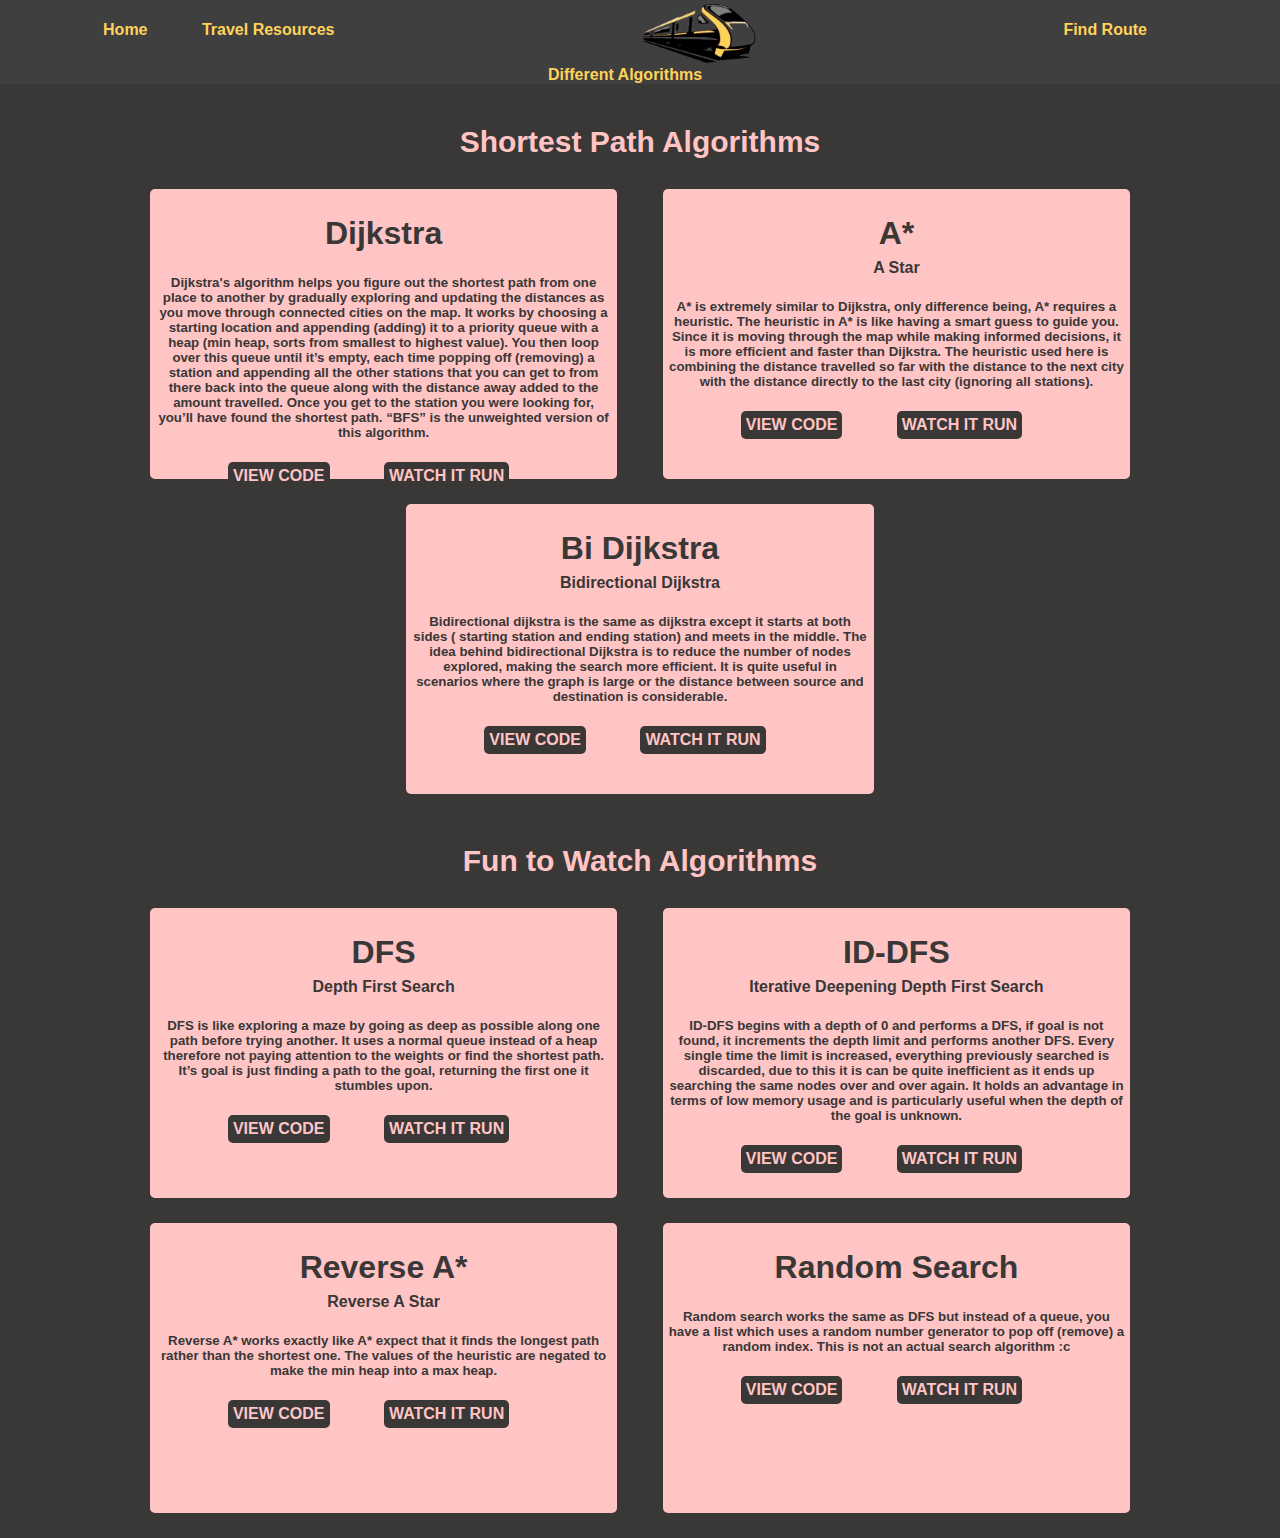
<file: pages/algorithms.html>
<!DOCTYPE html>
<html lang="en">
<head>
    <meta charset="UTF-8">
    <meta http-equiv="X-UA-Compatible" content="IE=edge">
    <meta name="viewport" content="width=device-width, initial-scale=1.0">
    <title>Document</title>
    <link rel="stylesheet" href="../styles.css">
    <style>
        section{
            display: block;
            padding: 25px 150px;
            color:rgb(255, 197, 197);
        }
        .top{
            display: flex;
            flex-direction: row;
        }
        .bottom{
            margin-top: 25px;
            display: flex;
            flex-direction: row;
        }
        .mid{
            background: rgb(58, 55, 55);
            width: 280px;
            height: 200px;
        }
        .algo{
            background-color: rgb(255, 197, 197);
            text-align: center;
            width: 500px;
            height: 280px;
            color: rgb(58, 55, 55);
            padding: 5px;
            border-radius: 5px;
            display: block
        }
        .blank{
            background: rgb(58, 55, 55);
            width: 50px;
            height: 50px;
        }
        .code, .watch{
            background: rgb(58, 55, 55);
            color: rgb(255, 197, 197);
            padding: 5px;
            border-radius: 5px;
            margin:auto;
        }
        a {
            text-decoration: none;
            color:  rgb(255, 197, 197);
        }
        a:hover{
            text-decoration: underline;
            border-radius: 3px;
            padding: 10px 0px;
        }
        h4{
            margin-top: -15px;
        }
        .title{
            font-size: 30px;
            text-align: center;
            margin-bottom: 30px;
        }
    </style>
</head>
<body>
    <header>
        <nav>
            <ul>
                <li><a href = "../index.html"><strong>Home</strong></a></li>
                <li><a href = "resources.html"><strong>Travel Resources</strong></a></li>
                <li id = "logo">Train Logo</li>
                <li><a href = "route.html"><strong>Find Route</strong> </a></li>
                <li><a href = "algorithms.html"><strong>Different Algorithms</strong></a></li>
            </ul>
        </nav>
    </header>
    <section class = "actual">
        <div class = title> 
            <strong>Shortest Path Algorithms</strong>
        </div>
        <div class = "top"> 
            <div class = "algo">
                <h1>
                    <strong>Dijkstra</strong>
                </h1>
                <h5>
                    Dijkstra's algorithm helps you figure out the shortest path from one place to another by gradually exploring and updating the distances as you move through connected cities on the map. It works by choosing a starting location and appending (adding) it to a priority queue with a heap (min heap, sorts from smallest to highest value). You then loop over this queue until it’s empty, each time popping off (removing) a station and appending all the other stations that you can get to from there back into the queue along with the distance away added to the amount travelled. Once you get to the station you were looking for, you’ll have found the shortest path. “BFS” is the unweighted version of this algorithm.
                </h5>
                <ul>
                    <li class = "code"><a href="code/dijkstra.html"><strong>VIEW CODE</strong></a></li>
                    <li class = "watch"><a href ="code/watch/notyet.html"><strong>WATCH IT RUN</strong></a></li>
                </ul>
            </div>
            <div class = "blank"></div>
            <div class = "algo">
                <h1>
                    <strong>A*</strong>
                </h1>
                <h4>
                    A Star
                </h4>
                <h5>
                    A* is extremely similar to Dijkstra, only difference being, A* requires a heuristic.  The heuristic in A* is like having a smart guess to guide you. Since it is moving through the map while making informed decisions, it is more efficient and faster than Dijkstra. The heuristic used here is combining the distance travelled so far with the distance to the next city with the distance directly to the last city (ignoring all stations).
                </h5>
                <ul>
                    <li class = "code"><a href="code/a_star.html"><strong>VIEW CODE</strong></a></li>
                    <li class = "watch"><a href ="code/watch/notyet.html"><strong>WATCH IT RUN</strong></a></li>
                </ul>
            </div>
        </div>
        <div class = "bottom">
            <div class = "mid"></div>
            <div class = "algo"> 
                <h1>
                    <strong>Bi Dijkstra</strong>
                </h1>
                <h4>
                    Bidirectional Dijkstra
                </h4>
                <h5>
                    Bidirectional dijkstra is the same as dijkstra except it starts at both sides ( starting station and ending station) and meets in the middle. The idea behind bidirectional Dijkstra is to reduce the number of nodes explored, making the search more efficient. It is quite useful in scenarios where the graph is large or the distance between source and destination is considerable.                
                </h5>
                <ul>
                    <li class = "code"><a href="code/bidijkstra.html"><strong>VIEW CODE</strong></a></li>
                    <li class = "watch"><a href ="code/watch/notyet.html"><strong>WATCH IT RUN</strong></a></li>
                </ul>
            </div>
            <div class = "mid"></div>
        </div>
    </section>
    <section class = "funtowatch">
        <div class = title> 
            <strong>Fun to Watch Algorithms</strong>
        </div>
        <div class = "top">
            <div class = "algo">
                <h1>
                    <strong>DFS</strong>
                </h1>
                <h4>
                    Depth First Search
                </h4>
                <h5>
                    DFS is like exploring a maze by going as deep as possible along one path before trying another. It uses a normal queue instead of a heap therefore not paying attention to the weights or find the shortest path. It’s goal is just finding a path to the goal, returning the first one it stumbles upon.
                </h5>
                <ul>
                    <li class = "code"><a href="code/dfs.html"><strong>VIEW CODE</strong></a></li>
                    <li class = "watch"><a href ="code/watch/notyet.html"><strong>WATCH IT RUN</strong></a></li>
                </ul>
            </div>
            <div class = "blank"></div>
            <div class = "algo">
                <h1>
                    <strong>ID-DFS</strong>
                </h1>
                <h4>
                    Iterative Deepening Depth First Search
                </h4>
                <h5>
                    ID-DFS begins with a depth of 0 and performs a DFS, if goal is not found, it increments the depth limit and performs another DFS. Every single time the limit is increased, everything previously searched is discarded, due to this it is can be quite inefficient as it ends up searching the same nodes over and over again. It holds an advantage in terms of low memory usage and is particularly useful when the depth of the goal is unknown.           
                </h5>
                <ul>
                    <li class = "code"><a href="code/iddfs.html"><strong>VIEW CODE</strong></a></li>
                    <li class = "watch"><a href ="code/watch/notyet.html"><strong>WATCH IT RUN</strong></a></li>
                </ul>
            </div>
        </div>
        <div class = "bottom">
            <div class = "algo">
                <h1>
                    <strong>Reverse A*</strong>
                </h1>
                <h4>
                    Reverse A Star
                </h4>
                <h5>
                    Reverse A* works exactly like A* expect that it finds the longest path rather than the shortest one. The values of the heuristic are negated to make the min heap into a max heap.             
                </h5>
                <ul>
                    <li class = "code"><a href="code/reverse_a_star.html"><strong>VIEW CODE</strong></a></li>
                    <li class = "watch"><a href ="code/watch/notyet.html"><strong>WATCH IT RUN</strong></a></li>
                </ul>
            </div>
            <div class = "blank"></div>
            <div class = "algo">
                <h1>
                    <strong>Random Search</strong>
                </h1>
                <h5>
                    Random search works the same as DFS but instead of a queue, you have a list which uses a random number generator to pop off (remove) a random index. This is not an actual search algorithm :c             
                </h5>
                <ul>
                    <li class = "code"><a href="code/random.html"><strong>VIEW CODE</strong></a></li>
                    <li class = "watch"><a href ="code/watch/notyet.html"><strong>WATCH IT RUN</strong></a></li>
                </ul>
            </div>
        </div>
    </section>

</body>
</html>
</file>
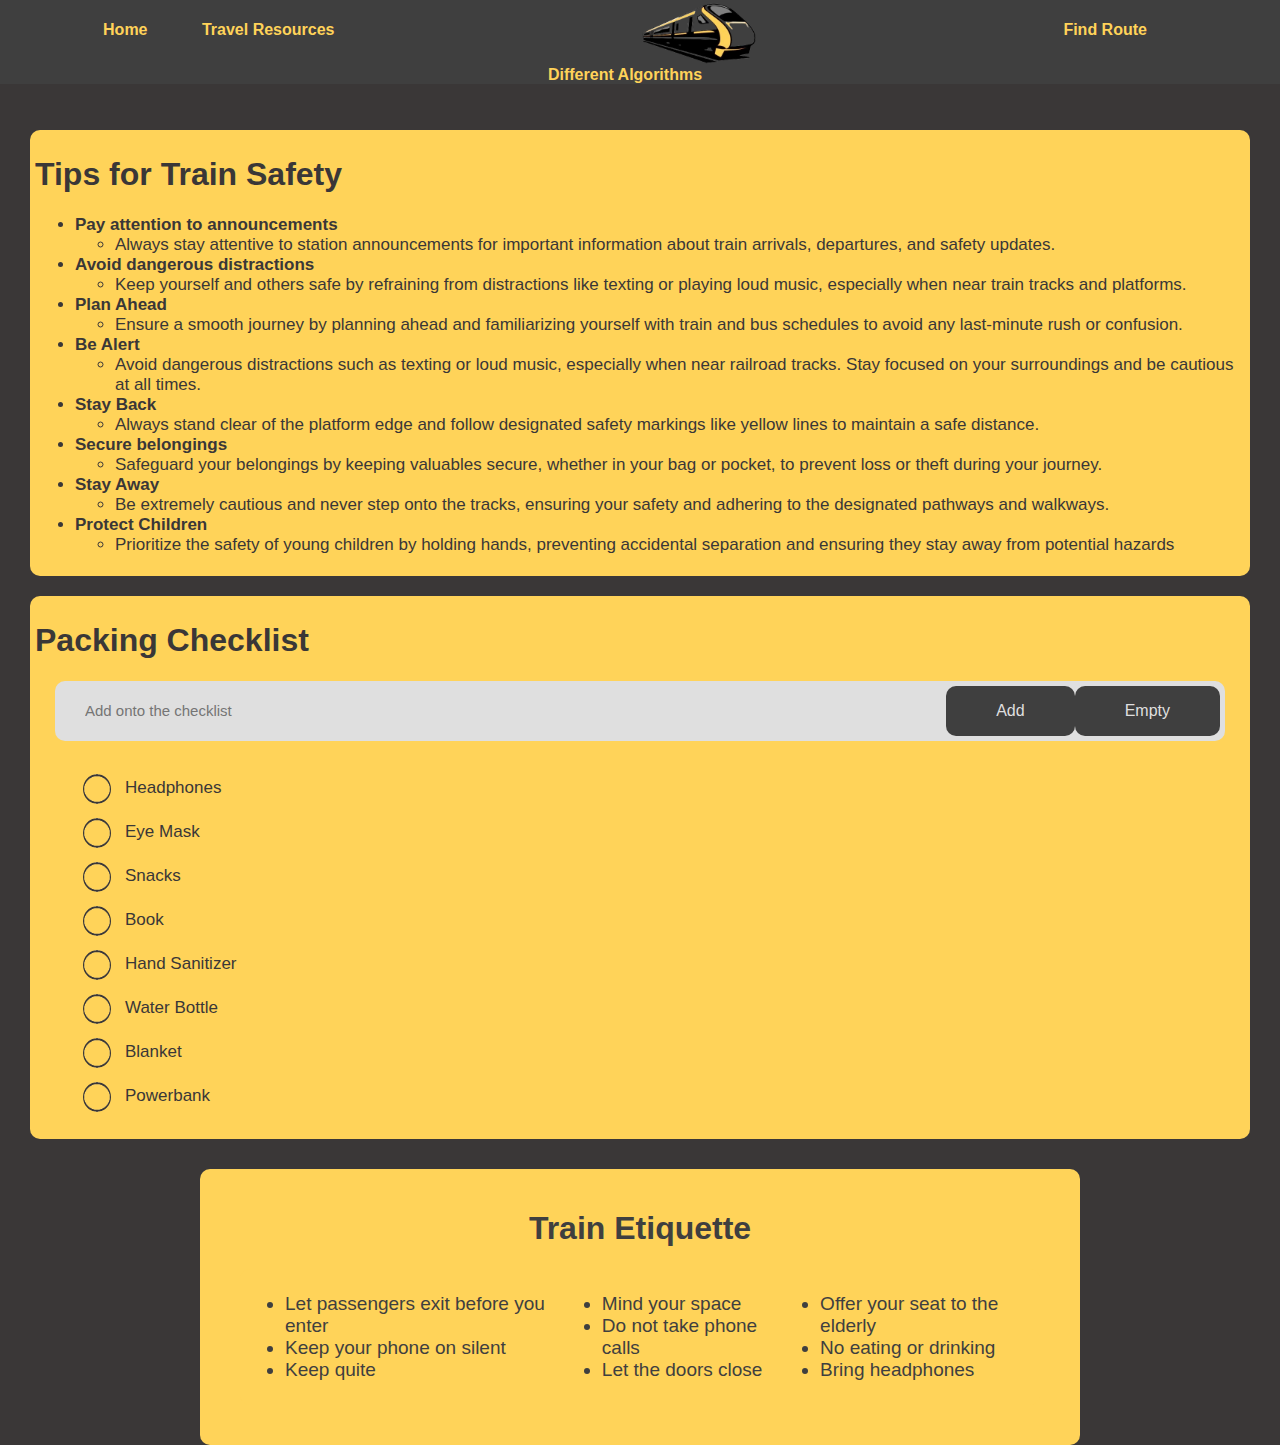
<file: pages/resources.html>
<!DOCTYPE html>
<html lang="en">
<head>
    <meta charset="UTF-8">
    <meta http-equiv="X-UA-Compatible" content="IE=edge">
    <meta name="viewport" content="width=device-width, initial-scale=1.0">
    <title>Document</title>
    <link rel="stylesheet" href="../../styles.css">
    <style>
        section{
            display: block;
            padding: 10px 10px;
            color:rgb(58, 55, 55);
        }
        .with li{
            font-size:17px;
        }
        .with ul{
            text-align: left;
            font-size: 17px;
        }

        div {
            display: block;
            background-color: rgb(255, 211, 89);
            border-radius: 10px;
            padding: 5px;
            margin: 20px;
        }
        footer{
            color:rgb(63, 63, 63);
            background-color: rgb(255, 211, 89);
            padding: 20px;
            display: inline-block;
            text-align: center;
            margin: 0px 200px;
            border-radius: 10px;
        }
        #foot{
            display: flex;
            flex-direction: row;
            font-size: 19px;
            text-align: left;

        }
        .row{
            display: flex;
            flex-direction: row;
            align-items: center;
            justify-items: space-between;
            background: rgb(223, 223, 223);
            border-radius: 10px;
            padding-left: 20px;
            margin-bottom: 25px;
        }
        input{
            flex: 1;
            border: none;
            outline: none;
            background: transparent;
            padding: 10px;
            font-size: 15px;
            color: rgb(58, 55, 55);
        }
        button{
            cursor: pointer;
            border: none;
            outline: none;
            background: rgb(63, 63, 63);
            color: rgb(223, 223, 223);
            padding: 16px 50px;
            font-size: 16px;
            border-radius: 10px;
        }
        .check{
            display: block;
        }
        .check li{
            list-style: none;
            font-size: 17px;
            padding: 12px 8px 12px 50px;
            user-select: none;
            cursor: pointer;
            position: relative;
        }
        .check li::before{
            content: "";
            position: absolute;
            width: 28px;
            height: 30px;
            border-radius: 50%;
            background-image: url("../images/unchecked.png");
            background-size: cover;
            background-position: center;
            top: 8px;
            left: 8px;
        }
        .check li.checked{
            color: #555;
            text-decoration: line-through;
        }
        .check li.checked::before{
            background-image: url("../images/checked.png");
        }

    </style>
</head>
<body>
    <header>
        <nav>
            <ul>
                <li><a href = "../index.html"><strong>Home</strong></a></li>
                <li><a href = "resources.html"><strong>Travel Resources</strong></a></li>
                <li id = "logo">Train Logo</li>
                <li><a href = "route.html"><strong>Find Route</strong> </a></li>
                <li><a href = "algorithms.html"><strong>Different Algorithms</strong></a></li>
            </ul>
        </nav>
    </header>
    <section>
        <div >
            <h1>
                Tips for Train Safety
            </h1>
            <ul class = "with">
                <li><strong>Pay attention to announcements</strong></li><ul><li>Always stay attentive to station announcements for important information about train arrivals, departures, and safety updates.</li></ul>
                <li><strong>Avoid dangerous distractions</strong></li><ul><li> Keep yourself and others safe by refraining from distractions like texting or playing loud music, especially when near train tracks and platforms.</li></ul>
                <li><strong>Plan Ahead</strong></li><ul><li> Ensure a smooth journey by planning ahead and familiarizing yourself with train and bus schedules to avoid any last-minute rush or confusion.</li></ul>
                <li><strong>Be Alert</strong></li><ul> <li>Avoid dangerous distractions such as texting or loud music, especially when near railroad tracks. Stay focused on your surroundings and be cautious at all times.</li></ul>
                <li><strong>Stay Back</strong></li><ul><li>Always stand clear of the platform edge and follow designated safety markings like yellow lines to maintain a safe distance.</li></ul>
                <li><strong>Secure belongings</strong></li><ul><li>Safeguard your belongings by keeping valuables secure, whether in your bag or pocket, to prevent loss or theft during your journey.</li></ul>
                <li><strong>Stay Away</strong></li><ul><li>Be extremely cautious and never step onto the tracks, ensuring your safety and adhering to the designated pathways and walkways.</li></ul>
                <li><strong>Protect Children</strong></li><ul><li>Prioritize the safety of young children by holding hands, preventing accidental separation and ensuring they stay away from potential hazards</li></ul>


            </ul>
        </div>
        <div>
            <h1>
                Packing Checklist
            </h1>
            <div class = "row">
                <input type=" text" id = "input-box" placeholder="Add onto the checklist">
                <button onclick = "addTask()">Add</button>
                <button onclick = "emptyList()">Empty</button>
            </div>
            <ul class= "check" id = "list-container">
                <!--<li class = "checked">Task1</li>
                <li>Task2</li>
                <li>Task3</li> -->
                <li>Headphones</li>
                <li>Eye Mask</li>
                <li>Snacks</li>
                <li>Book</li>
                <li>Hand Sanitizer</li>
                <li>Water Bottle</li>
                <li>Blanket</li>
                <li>Powerbank</li>

            </ul>
        </div>
    </section>
    <footer>
        <h1><strong>Train Etiquette</strong></h1>
        <div id = "foot">
            <ul >
                <li>Let passengers exit before you enter</li>
                <li>Keep your phone on silent</li>
                <li>Keep quite</li>
            </ul>
            <ul>
                <li>Mind your space</li>
                <li>Do not take phone calls</li>
                <li>Let the doors close</li>
            </ul>
            <ul >
                <li>Offer your seat to the elderly</li>
                <li>No eating or drinking</li>
                <li>Bring headphones</li>
            </ul>
        </div>
    </footer>
    <script src="script.js"></script>
</body>
</html>
</file>
<file: styles.css>
body{
    background: rgb(58, 55, 55);
    color: rgb(255, 211, 89);
    font-family:Arial, Helvetica, sans-serif;
    margin: 0; padding: 0;
}
header{
    background: rgb(63, 63, 63);
    padding-top: 5px;
    text-align: center;
}


nav ul,.algo ul{
    margin-left: 20px; padding:0px;
    list-style-type: None;
}
nav li,.algo li{
    display: inline-block;
    margin-right: 50px;
    text-align: center;
}

nav a {
    text-decoration: none;
    color: rgb(255, 211, 89);
}
nav a:hover{
    text-decoration: underline;
    color: rgb(63, 63, 63);
    background: rgb(255, 211, 89);
    border-radius: 3px;
    padding: 5px 1px;
    cursor: pointer;

}

#logo {
    margin-right: 300px;
    margin-left: 250px;
    background-image: url("images/logo.png");
    background-size: 120px;
    background-repeat: no-repeat;
    position: relative;
    display: inline-block;
    height: 65px;
    text-indent: -999999px;
    top: -20px;
    width: 120px;
    margin-bottom: -20px;
}
</file>
